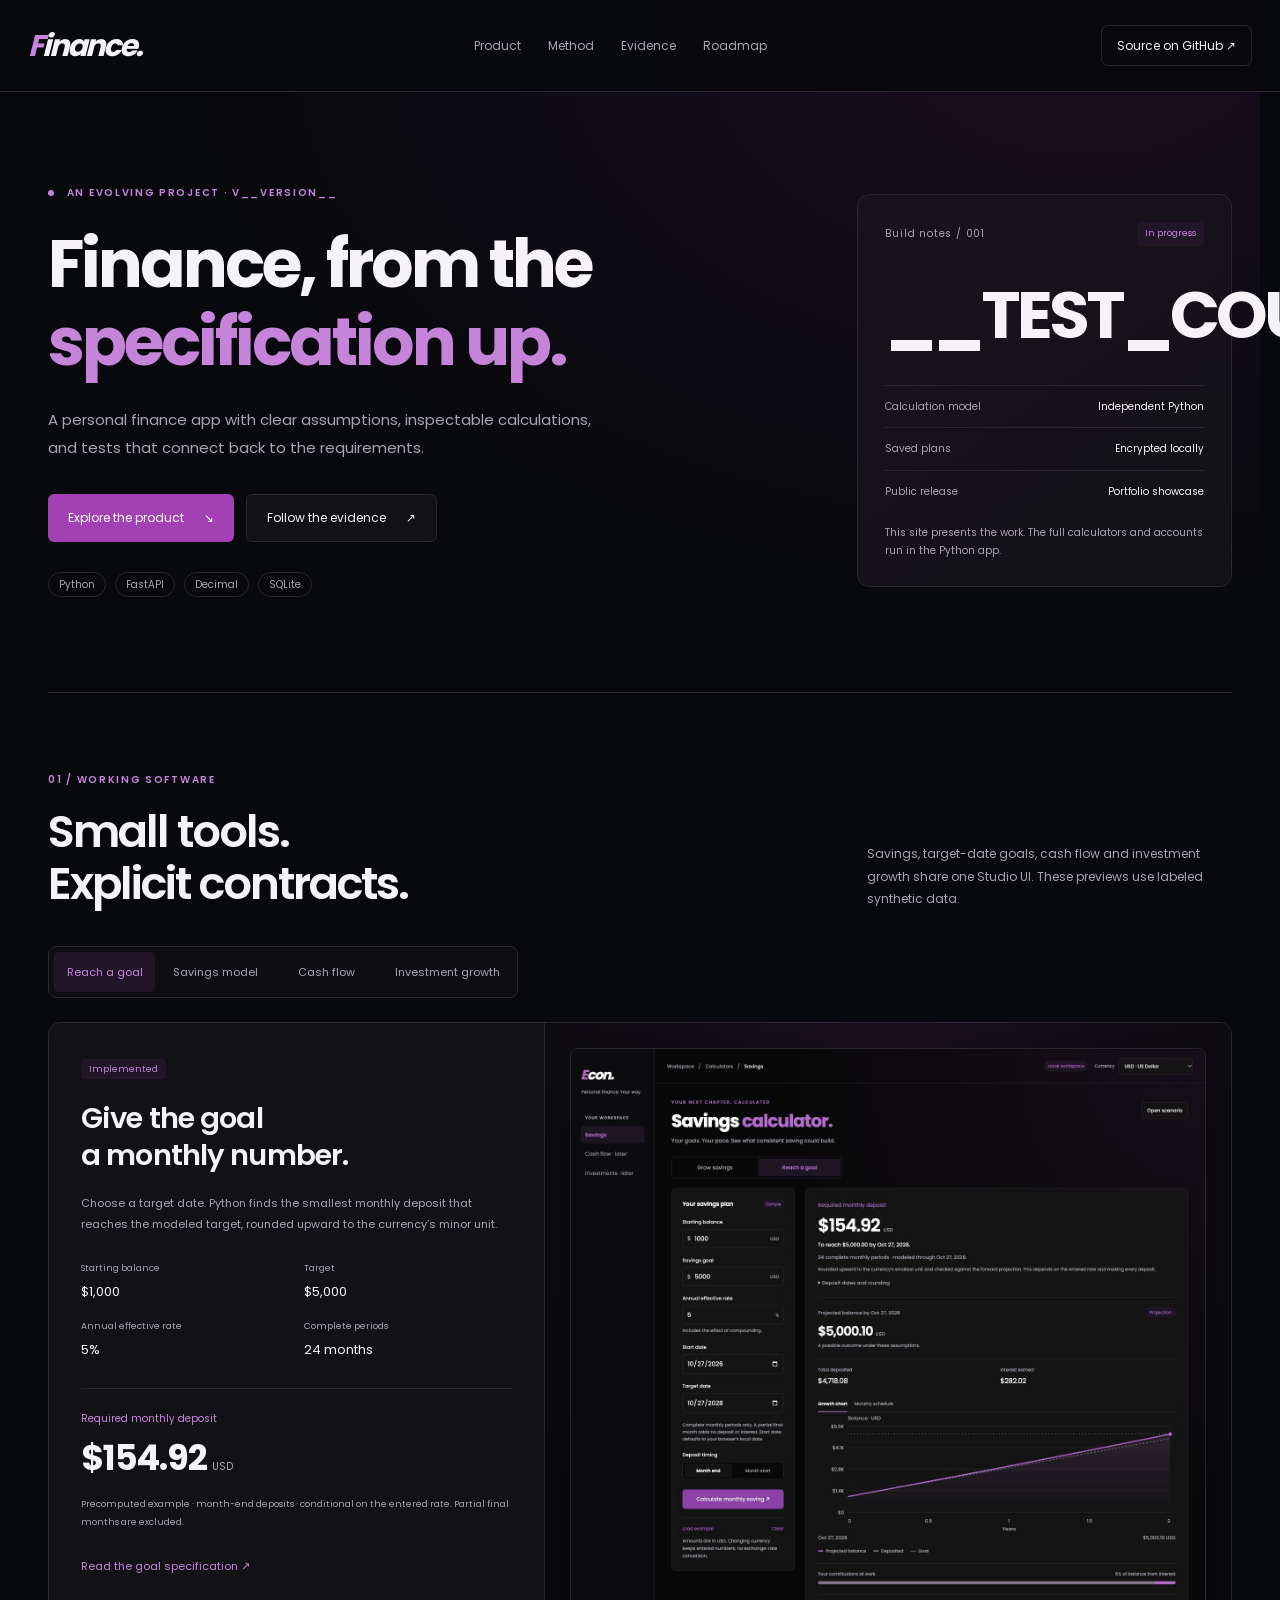
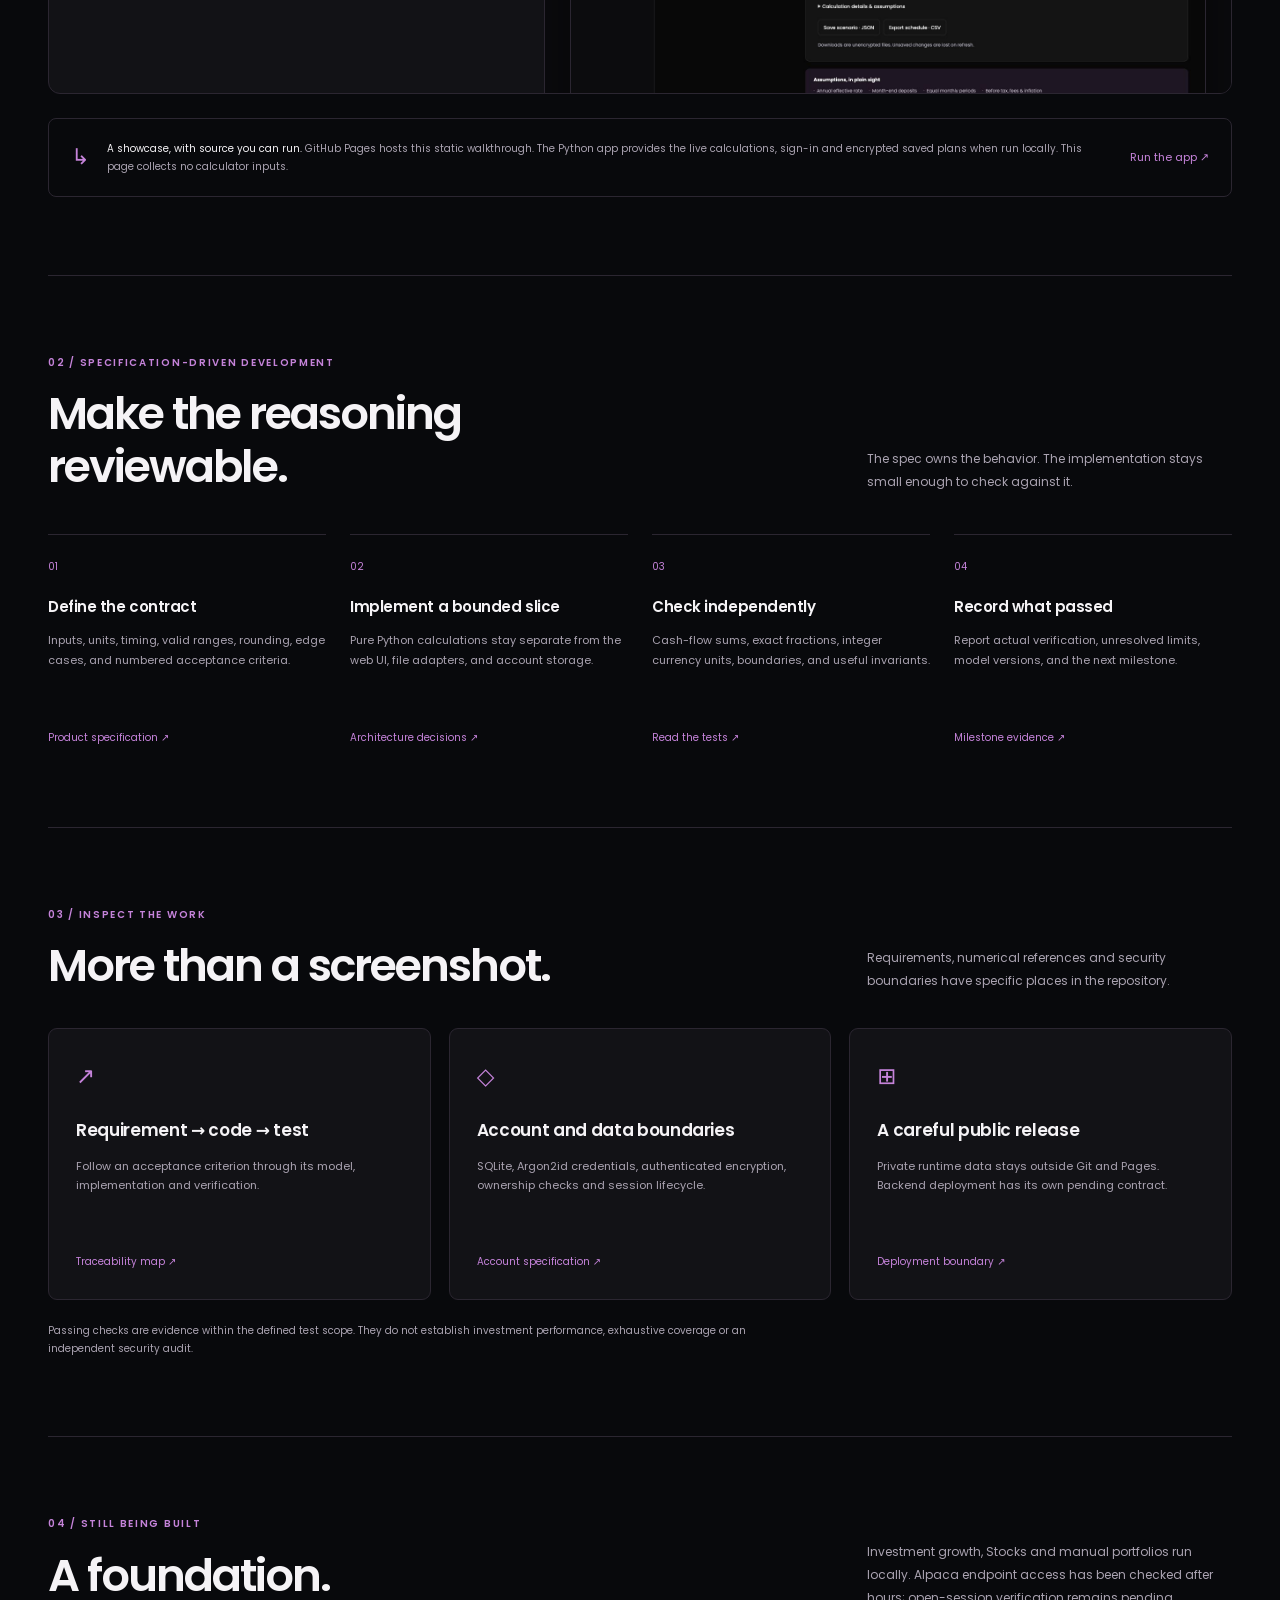
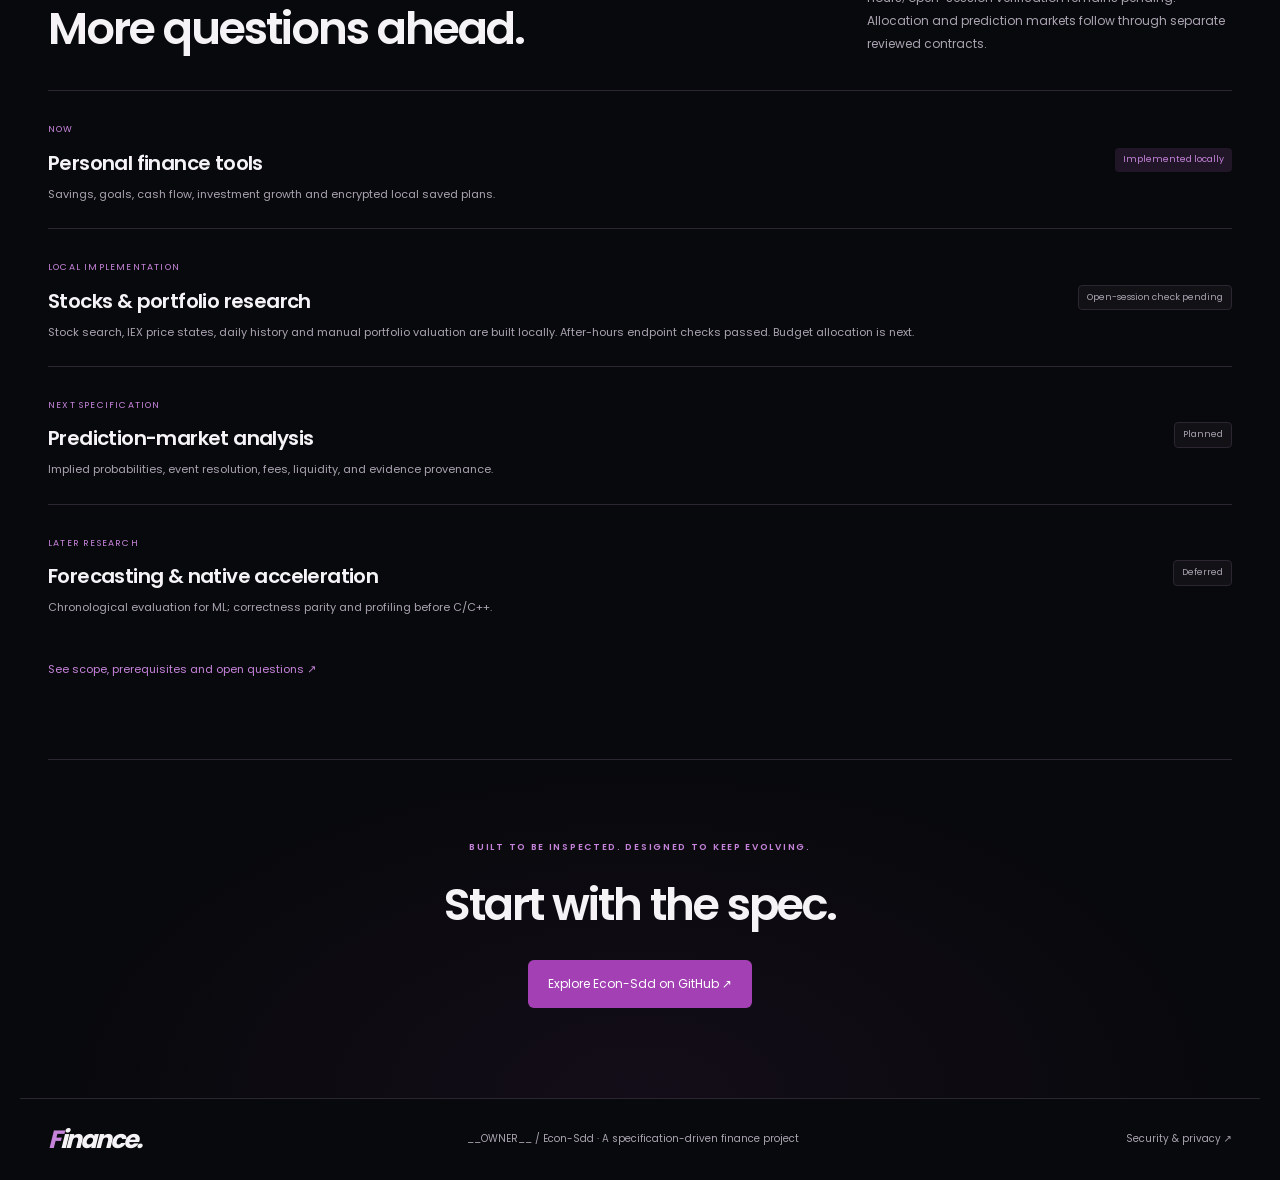
<file: site/index.html>
<!doctype html>
<html lang="en">
<head>
<meta charset="utf-8"><meta name="viewport" content="width=device-width,initial-scale=1">
<meta name="description" content="Finance: a Python finance app built through specifications, independently checked calculations, and tested implementation.">
<meta name="theme-color" content="#08090c"><title>Finance</title>
<link rel="icon" href="assets/icon.svg" type="image/svg+xml"><link rel="stylesheet" href="assets/styles.css"><script src="assets/showcase.js" defer></script>
</head>
<body>
<a class="skip" href="#main">Skip to content</a>
<header class="topbar"><a class="brand" href="#" aria-label="Finance home"><span>F</span>inance.</a><nav aria-label="Main navigation"><a href="#product">Product</a><a href="#method">Method</a><a href="#evidence">Evidence</a><a href="#roadmap">Roadmap</a></nav><a class="source-link" href="__REPOSITORY_URL__">Source on GitHub <span aria-hidden="true">↗</span></a></header>
<main id="main">
<section class="hero" aria-labelledby="hero-title"><div class="hero-copy"><p class="eyebrow"><span class="live-dot" aria-hidden="true"></span> An evolving project · v__VERSION__</p><h1>Finance, from the<br><em>specification up.</em></h1><p class="intro">A personal finance app with clear assumptions, inspectable calculations, and tests that connect back to the requirements.</p><div class="hero-actions"><a class="button primary" href="#product">Explore the product <span aria-hidden="true">↘</span></a><a class="button secondary" href="__REPOSITORY_URL__/blob/main/docs/traceability.md">Follow the evidence <span aria-hidden="true">↗</span></a></div><div class="stack" aria-label="Technology stack"><span>Python</span><span>FastAPI</span><span>Decimal</span><span>SQLite</span></div></div><aside class="build-card" aria-label="Build overview"><div class="card-top"><span class="small-label">Build notes / 001</span><span class="tag">In progress</span></div><div class="build-stat"><strong>__TEST_COUNT__</strong><span>passing checks<br>in this build</span></div><div class="build-line"><span>Calculation model</span><strong>Independent Python</strong></div><div class="build-line"><span>Saved plans</span><strong>Encrypted locally</strong></div><div class="build-line"><span>Public release</span><strong>Portfolio showcase</strong></div><p>This site presents the work. The full calculators and accounts run in the Python app.</p></aside></section>
<section id="product" class="section product" aria-labelledby="product-title"><div class="section-heading"><div><p class="eyebrow">01 / Working software</p><h2 id="product-title">Small tools.<br>Explicit contracts.</h2></div><p>Savings, target-date goals, cash flow and investment growth share one Studio UI. These previews use labeled synthetic data.</p></div><div class="product-tabs" role="tablist" aria-label="Calculator previews"><button role="tab" id="tab-goal" aria-selected="true" aria-controls="panel-goal" tabindex="0">Reach a goal</button><button role="tab" id="tab-savings" aria-selected="false" aria-controls="panel-savings" tabindex="-1">Savings model</button><button role="tab" id="tab-cash" aria-selected="false" aria-controls="panel-cash" tabindex="-1">Cash flow</button><button role="tab" id="tab-investments" aria-selected="false" aria-controls="panel-investments" tabindex="-1">Investment growth</button></div>
<div class="preview-panel" id="panel-goal" role="tabpanel" aria-labelledby="tab-goal"><div class="preview-copy"><span class="tag">Implemented</span><h3>Give the goal<br>a monthly number.</h3><p>Choose a target date. Python finds the smallest monthly deposit that reaches the modeled target, rounded upward to the currency’s minor unit.</p><dl class="example-grid"><div><dt>Starting balance</dt><dd>$1,000</dd></div><div><dt>Target</dt><dd>$5,000</dd></div><div><dt>Annual effective rate</dt><dd>5%</dd></div><div><dt>Complete periods</dt><dd>24 months</dd></div></dl><div class="example-result"><span>Required monthly deposit</span><strong>$154.92 <small>USD</small></strong></div><p class="caption">Precomputed example · month-end deposits · conditional on the entered rate. Partial final months are excluded.</p><a class="text-link" href="__REPOSITORY_URL__/blob/main/docs/goal-spec.md">Read the goal specification ↗</a></div><a class="preview-image" href="assets/goal.png" aria-label="Open the full savings goal screenshot"><img src="assets/goal.png" alt="The implemented Studio savings-goal calculator showing a synthetic $5,000 target and $154.92 monthly deposit" width="1440" height="1574" fetchpriority="high"></a></div>
<div class="preview-panel" id="panel-savings" role="tabpanel" aria-labelledby="tab-savings" hidden><div class="preview-copy"><span class="tag">Implemented</span><h3>The arithmetic<br>comes first.</h3><p>Starting capital and fixed monthly deposits grow under an explicit annual-effective rate convention. Timing, currency precision, and rounding are part of the contract.</p><dl class="example-grid"><div><dt>Starting balance</dt><dd>$1,000</dd></div><div><dt>Monthly deposit</dt><dd>$100</dd></div><div><dt>Annual effective rate</dt><dd>5%</dd></div><div><dt>Duration</dt><dd>12 months</dd></div></dl><div class="example-result"><span>Modeled ending balance</span><strong>$2,277.26 <small>USD</small></strong></div><p class="caption">Precomputed example · month-end deposits · before tax, fees and inflation. An independent cash-flow sum checks the result.</p><a class="text-link" href="__REPOSITORY_URL__/blob/main/docs/math-spec.md">Inspect the model and references ↗</a></div><div class="formula-card" aria-label="Savings model walkthrough"><p class="small-label">SAV-M01 / Annual effective rate</p><div class="formula">i = (1 + R/100)<sup>1/12</sup> − 1</div><p>Convert the annual rate to an effective monthly rate.</p><div class="formula">B<sub>m</sub> = B<sub>m−1</sub>(1 + i) + C</div><p>Accrue interest, then add a month-end contribution.</p><div class="formula-details"><span>Opening balance → monthly accrual → deposit → closing balance</span><strong>Decimal arithmetic · local precision context</strong></div></div></div>
<div class="preview-panel" id="panel-cash" role="tabpanel" aria-labelledby="tab-cash" hidden><div class="preview-copy"><span class="tag">Implemented</span><h3>See what comes in.<br>Know what is left.</h3><p>Editable monthly categories make income, spending, and the surplus or shortfall visible together. Transfers between your own accounts are excluded.</p><dl class="example-grid"><div><dt>Monthly income</dt><dd>$4,500</dd></div><div><dt>Monthly expenses</dt><dd>$3,000</dd></div></dl><div class="example-result"><span>Left before savings allocations</span><strong>$1,500.00 <small>USD</small></strong></div><p class="caption">Precomputed example · monthly totals · no daily cash timing. Zero income leaves the spending ratio undefined.</p><a class="text-link" href="__REPOSITORY_URL__/blob/main/docs/cash-flow-spec.md">Read the cash flow contract ↗</a></div><a class="preview-image" href="assets/cash-flow.png" aria-label="Open the full cash flow screenshot"><img src="assets/cash-flow.png" alt="The working cash flow calculator with synthetic income, expense categories and a $1,500 monthly surplus" width="1440" height="1430" loading="lazy"></a></div>
<div class="preview-panel" id="panel-investments" role="tabpanel" aria-labelledby="tab-investments" hidden><div class="preview-copy"><span class="tag">Implemented locally</span><h3>See what grows.<br>See what it costs.</h3><p>Manual total-return assumptions, fixed contributions, monthly portfolio fees and inflation share an inspectable Python contract.</p><dl class="example-grid"><div><dt>Initial investment</dt><dd>$10,000</dd></div><div><dt>Monthly contribution</dt><dd>$250</dd></div><div><dt>Gross annual effective return</dt><dd>5%</dd></div><div><dt>Duration</dt><dd>120 months</dd></div><div><dt>Annual nominal portfolio fee</dt><dd>0.5%, divided monthly</dd></div><div><dt>Annual effective inflation</dt><dd>2%</dd></div></dl><div class="example-result"><span>Nominal ending balance, after modeled fees</span><strong>$53,067.70 <small>USD</small></strong></div><p class="caption">Precomputed synthetic example · month-end contributions · before tax. Fees deducted: $1,495.46; fee impact on ending value: $1,812.04. Start-period purchasing power: $43,534.00. Constant assumptions, not a market forecast.</p><a class="text-link" href="__REPOSITORY_URL__/blob/main/docs/investment-spec.md">Read the investment contract ↗</a></div><a class="preview-image" href="assets/investments.png" aria-label="Open the investment growth screenshot"><img src="assets/investments.png" alt="Studio investment growth calculator with synthetic contributions, fees, inflation and a nominal $53,067.70 ending balance" width="1440" height="1668" loading="lazy"></a></div>
<div class="site-boundary"><span aria-hidden="true">↳</span><p><strong>A showcase, with source you can run.</strong> GitHub Pages hosts this static walkthrough. The Python app provides the live calculations, sign-in and encrypted saved plans when run locally. This page collects no calculator inputs.</p><a href="__REPOSITORY_URL__#run-locally">Run the app ↗</a></div></section>
<section id="method" class="section" aria-labelledby="method-title"><div class="section-heading"><div><p class="eyebrow">02 / Specification-driven development</p><h2 id="method-title">Make the reasoning<br>reviewable.</h2></div><p>The spec owns the behavior. The implementation stays small enough to check against it.</p></div><ol class="method-grid"><li><span>01</span><h3>Define the contract</h3><p>Inputs, units, timing, valid ranges, rounding, edge cases, and numbered acceptance criteria.</p><a href="__REPOSITORY_URL__/blob/main/docs/product-spec.md">Product specification ↗</a></li><li><span>02</span><h3>Implement a bounded slice</h3><p>Pure Python calculations stay separate from the web UI, file adapters, and account storage.</p><a href="__REPOSITORY_URL__/blob/main/docs/architecture.md">Architecture decisions ↗</a></li><li><span>03</span><h3>Check independently</h3><p>Cash-flow sums, exact fractions, integer currency units, boundaries, and useful invariants.</p><a href="__REPOSITORY_URL__/tree/main/tests">Read the tests ↗</a></li><li><span>04</span><h3>Record what passed</h3><p>Report actual verification, unresolved limits, model versions, and the next milestone.</p><a href="__REPOSITORY_URL__/blob/main/docs/plan.md">Milestone evidence ↗</a></li></ol></section>
<section id="evidence" class="section evidence" aria-labelledby="evidence-title"><div class="section-heading"><div><p class="eyebrow">03 / Inspect the work</p><h2 id="evidence-title">More than a screenshot.</h2></div><p>Requirements, numerical references and security boundaries have specific places in the repository.</p></div><div class="evidence-grid"><a href="__REPOSITORY_URL__/blob/main/docs/traceability.md"><span class="evidence-icon">↗</span><h3>Requirement → code → test</h3><p>Follow an acceptance criterion through its model, implementation and verification.</p><span class="text-link">Traceability map ↗</span></a><a href="__REPOSITORY_URL__/blob/main/docs/account-spec.md"><span class="evidence-icon">◇</span><h3>Account and data boundaries</h3><p>SQLite, Argon2id credentials, authenticated encryption, ownership checks and session lifecycle.</p><span class="text-link">Account specification ↗</span></a><a href="__REPOSITORY_URL__/blob/main/docs/deployment.md"><span class="evidence-icon">⊞</span><h3>A careful public release</h3><p>Private runtime data stays outside Git and Pages. Backend deployment has its own pending contract.</p><span class="text-link">Deployment boundary ↗</span></a></div><p class="evidence-note">Passing checks are evidence within the defined test scope. They do not establish investment performance, exhaustive coverage or an independent security audit.</p></section>
<section id="roadmap" class="section" aria-labelledby="roadmap-title"><div class="section-heading"><div><p class="eyebrow">04 / Still being built</p><h2 id="roadmap-title">A foundation.<br>More questions ahead.</h2></div><p>Investment growth, Stocks and manual portfolios run locally. Alpaca endpoint access has been checked after hours; open-session verification remains pending. Allocation and prediction markets follow through separate reviewed contracts.</p></div><div class="roadmap"><article><div><span class="phase">Now</span><h3>Personal finance tools</h3><p>Savings, goals, cash flow, investment growth and encrypted local saved plans.</p></div><span class="tag">Implemented locally</span></article><article><div><span class="phase">Local implementation</span><h3>Stocks & portfolio research</h3><p>Stock search, IEX price states, daily history and manual portfolio valuation are built locally. After-hours endpoint checks passed. Budget allocation is next.</p></div><span class="tag planned">Open-session check pending</span></article><article><div><span class="phase">Next specification</span><h3>Prediction-market analysis</h3><p>Implied probabilities, event resolution, fees, liquidity, and evidence provenance.</p></div><span class="tag planned">Planned</span></article><article><div><span class="phase">Later research</span><h3>Forecasting & native acceleration</h3><p>Chronological evaluation for ML; correctness parity and profiling before C/C++.</p></div><span class="tag planned">Deferred</span></article></div><a class="text-link roadmap-link" href="__REPOSITORY_URL__/blob/main/docs/roadmap.md">See scope, prerequisites and open questions ↗</a></section>
<section class="closing"><p class="eyebrow">Built to be inspected. Designed to keep evolving.</p><h2>Start with the spec.</h2><a class="button primary" href="__REPOSITORY_URL__">Explore Econ-Sdd on GitHub ↗</a></section>
</main><footer><a class="brand" href="#"><span>F</span>inance.</a><p>__OWNER__ / Econ-Sdd · A specification-driven finance project</p><a href="__REPOSITORY_URL__/blob/main/SECURITY.md">Security & privacy ↗</a></footer>
</body></html>
</file>
<file: site/assets/styles.css>
@font-face{font-family:Poppins;src:url('fonts/Poppins-400.ttf') format('truetype');font-weight:400;font-display:swap}@font-face{font-family:Poppins;src:url('fonts/Poppins-600.ttf') format('truetype');font-weight:600;font-display:swap}@font-face{font-family:Poppins;src:url('fonts/Poppins-700.ttf') format('truetype');font-weight:700;font-display:swap}
:root{color-scheme:dark;--bg:#08090c;--panel:#121216;--ink:#f5f3f6;--muted:#aaa3b1;--line:#2b2631;--accent:#c583da;--soft:#211627;--action:#a240b4}*{box-sizing:border-box}html{scroll-behavior:smooth;scroll-padding-top:100px}body{margin:0;background:var(--bg);color:var(--ink);font-family:Poppins,system-ui,sans-serif;font-size:14px;line-height:1.75}a{color:inherit;text-decoration:none}button{font:inherit}a:focus-visible,button:focus-visible{outline:3px solid var(--accent);outline-offset:6px}button,a{touch-action:manipulation}.skip{position:absolute;left:15px;top:-100px;background:var(--accent);color:#120d15;padding:10px;z-index:9}.skip:focus{top:12px}h1,h2,h3,p{margin-top:0}h1,h2,h3{line-height:1.18;letter-spacing:-.045em}h1{font-size:clamp(45px,5.2vw,76px);margin-bottom:24px;max-width:820px}h1 em{font-style:normal;color:var(--accent)}h2{font-size:clamp(34px,3.5vw,48px);margin-bottom:0;font-weight:600}h3{font-size:22px;font-weight:600;letter-spacing:-.03em}.topbar{height:92px;padding:0 max(28px,calc((100vw - 1240px)/2));display:flex;align-items:center;justify-content:space-between;gap:30px;border-bottom:1px solid var(--line);background:#08090ce8}.brand{font-size:30px;font-weight:700;letter-spacing:-2px;font-style:italic;line-height:1}.brand>span{color:var(--accent)}nav{display:flex;gap:27px;font-size:12px;color:var(--muted)}nav a:hover,.text-link:hover,.source-link:hover{color:var(--accent)}.source-link{font-size:12px;border:1px solid var(--line);padding:9px 15px;border-radius:7px;white-space:nowrap}main,footer{max-width:1240px;margin:auto}main{padding:0 28px}.hero{padding:92px 0 95px;display:grid;grid-template-columns:minmax(0,1.7fr) minmax(280px,.85fr);gap:60px;align-items:center;position:relative}.hero:before{content:'';position:absolute;inset:-100px -28px 0;z-index:-1;background:radial-gradient(ellipse at 86% 8%,#963da71c,transparent 60%)}.eyebrow{font-size:10px;font-weight:600;letter-spacing:1.7px;text-transform:uppercase;color:var(--accent);margin-bottom:23px}.live-dot{width:6px;height:6px;display:inline-block;background:var(--accent);border-radius:100%;margin-right:9px;vertical-align:middle}.intro{font-size:15px;color:var(--muted);max-width:575px;line-height:1.9;margin-bottom:31px}.hero-actions{display:flex;gap:12px;flex-wrap:wrap}.button{display:inline-flex;gap:20px;justify-content:space-between;align-items:center;border-radius:6px;padding:12px 20px;font-size:12px;min-height:48px}.primary{background:var(--action);color:#fff}.primary:hover{background:#b04bc1}.secondary{background:var(--panel);border:1px solid var(--line)}.stack{display:flex;gap:9px;flex-wrap:wrap;margin-top:30px}.stack span{font-size:10px;color:var(--muted);padding:3px 10px;border:1px solid var(--line);border-radius:20px}.build-card{background:linear-gradient(145deg,#18131c,var(--panel));border:1px solid var(--line);border-radius:12px;padding:27px}.card-top{display:flex;justify-content:space-between;gap:12px;align-items:center}.small-label{font-size:10px;letter-spacing:.8px;color:var(--muted)}.tag{font-size:9px;color:var(--accent);background:var(--soft);padding:4px 8px;border-radius:4px;white-space:nowrap}.build-stat{padding:30px 0;display:flex;gap:18px;align-items:center}.build-stat>strong{font-size:66px;letter-spacing:-4px;line-height:1.2}.build-stat>span{font-size:11px;color:var(--muted);line-height:1.8}.build-line{display:flex;justify-content:space-between;gap:12px;font-size:10px;border-top:1px solid var(--line);padding:12px 0}.build-line span{color:var(--muted)}.build-line strong{font-weight:400;text-align:right}.build-card>p{font-size:10px;color:var(--muted);margin:12px 0 0}.section{padding:78px 0;border-top:1px solid var(--line)}.section-heading{display:flex;justify-content:space-between;gap:40px;align-items:flex-end;margin-bottom:35px}.section-heading>.eyebrow{margin:0}.section-heading>p{max-width:365px;color:var(--muted);font-size:12px;margin:0;line-height:1.9}.section-heading .eyebrow{margin-bottom:17px}.product-tabs{display:flex;gap:6px;padding:5px;background:#0e0e12;border:1px solid var(--line);border-radius:8px;max-width:470px;margin-bottom:24px}.product-tabs button{flex:1;white-space:nowrap;background:none;border:0;color:var(--muted);font-size:11px;padding:10px 12px;border-radius:4px;cursor:pointer;min-height:40px}.product-tabs button[aria-selected=true]{background:var(--soft);color:var(--accent)}[hidden]{display:none!important}.preview-panel{display:grid;grid-template-columns:minmax(0,.9fr) minmax(0,1.25fr);border:1px solid var(--line);border-radius:12px;background:var(--panel);overflow:hidden}.preview-copy{padding:32px}.preview-copy>h3{font-size:29px;margin:20px 0 18px;line-height:1.3}.preview-copy>p{font-size:11px;color:var(--muted);line-height:1.9}.example-grid{display:grid;grid-template-columns:1fr 1fr;gap:16px;margin:26px 0}.example-grid dt{font-size:9px;color:var(--muted);margin-bottom:4px}.example-grid dd{font-size:13px;margin:0}.example-result{border-top:1px solid var(--line);padding-top:21px;margin-bottom:14px}.example-result>span{display:block;color:var(--accent);font-size:10px;margin-bottom:6px}.example-result strong{font-size:35px;letter-spacing:-1.2px;line-height:1.4}.example-result small{font-size:10px;color:var(--muted);font-weight:400;letter-spacing:0}.preview-copy .caption{font-size:9px;margin-bottom:22px}.text-link{font-size:11px;color:var(--accent)}.preview-image{display:flex;align-items:flex-start;justify-content:center;padding:25px 25px 0;background:radial-gradient(ellipse at 50% 0%,#7b368c20,transparent 85%),#0b0b0e;max-height:670px;overflow:hidden;border-left:1px solid var(--line)}.preview-image img{display:block;width:100%;height:auto;border:1px solid var(--line);border-radius:8px 8px 0 0;box-shadow:0 20px 60px #0008}.formula-card{align-self:stretch;padding:55px 35px;background:linear-gradient(160deg,#211627,#0c0d10);border-left:1px solid var(--line);display:flex;flex-direction:column;justify-content:center}.formula{font-family:ui-serif,Georgia,serif;font-size:30px;letter-spacing:-.5px;margin:28px 0 12px}.formula sup,.formula sub{font-size:17px}.formula-card>p{font-size:11px;color:var(--muted);max-width:310px}.formula-details{border-top:1px solid var(--line);margin-top:30px;padding-top:20px;font-size:10px;color:var(--muted)}.formula-details strong{display:block;color:var(--accent);font-weight:400;margin-top:10px}.site-boundary{display:flex;gap:18px;align-items:center;margin-top:24px;border:1px solid var(--line);border-radius:8px;padding:19px 22px}.site-boundary>span{font-size:22px;color:var(--accent)}.site-boundary p{font-size:10px;color:var(--muted);margin:0}.site-boundary p strong{color:var(--ink);font-weight:400}.site-boundary a{font-size:11px;color:var(--accent);white-space:nowrap;margin-left:auto}.method-grid{list-style:none;display:grid;grid-template-columns:repeat(4,minmax(0,1fr));gap:24px;padding:0;margin:40px 0 0}.method-grid li{border-top:1px solid var(--line);padding-top:18px}.method-grid li>span{font-size:10px;color:var(--accent)}.method-grid h3{font-size:15px;line-height:1.5;margin:18px 0 12px}.method-grid p{font-size:11px;color:var(--muted);line-height:1.85;min-height:83px}.method-grid a{font-size:10px;color:var(--accent)}.evidence-grid{display:grid;grid-template-columns:repeat(3,minmax(0,1fr));gap:18px}.evidence-grid>a{border:1px solid var(--line);background:var(--panel);border-radius:9px;padding:27px;transition:border-color .15s}.evidence-grid>a:hover{border-color:var(--accent)}.evidence-icon{font-size:23px;color:var(--accent)}.evidence-grid h3{font-size:17px;line-height:1.45;letter-spacing:-.02em;margin:22px 0 14px}.evidence-grid p{font-size:11px;color:var(--muted);min-height:80px}.evidence-grid .text-link{font-size:10px}.evidence-note{font-size:10px;color:var(--muted);line-height:1.8;margin:22px 0 0;max-width:700px}.roadmap article{display:flex;justify-content:space-between;gap:25px;align-items:center;border-top:1px solid var(--line);padding:24px 0}.phase{font-size:9px;text-transform:uppercase;letter-spacing:1.2px;color:var(--accent)}.roadmap h3{font-size:20px;margin:9px 0 8px;line-height:1.4}.roadmap p{font-size:11px;color:var(--muted);margin:0}.planned{color:var(--muted);background:var(--panel);border:1px solid var(--line)}.roadmap-link{display:inline-block;margin-top:19px}.closing{text-align:center;border-top:1px solid var(--line);padding:80px 0 90px;background:radial-gradient(ellipse at 50% 100%,#7d358f18,transparent 70%)}.closing h2{margin-bottom:28px}.closing .eyebrow{font-size:9px}footer{padding:28px;display:flex;align-items:center;justify-content:space-between;gap:20px;border-top:1px solid var(--line);font-size:10px;color:var(--muted)}footer .brand{font-size:25px;color:var(--ink)}footer p{margin:0}footer>a:last-child{font-size:10px}
@media(max-width:1000px){.hero{gap:28px;padding:70px 0}.hero-copy h1{font-size:54px}.build-card{padding:23px}.build-stat>strong{font-size:55px}.section{padding:60px 0}.method-grid{grid-template-columns:1fr 1fr;gap:30px}.method-grid p{min-height:0}.section-heading>p{max-width:300px}.preview-copy{padding:25px}.preview-image{padding:18px 18px 0}.preview-copy>h3{font-size:25px}.evidence-grid>a{padding:22px}.evidence-grid p{min-height:110px}nav{gap:18px}}
@media(max-width:720px){html{scroll-padding-top:25px}.topbar{height:auto;min-height:76px;flex-wrap:wrap;padding:20px;gap:20px}.brand{font-size:28px}.source-link{font-size:10px;margin-left:auto;padding:7px 12px}nav{order:3;width:100%;justify-content:space-between;gap:12px;font-size:11px}main{padding:0 20px}.hero{display:block;padding:57px 0}.hero-copy h1{font-size:46px;letter-spacing:-2px}.hero-copy .intro{font-size:13px}.hero-actions .button{font-size:11px;padding:12px 15px;gap:13px}.build-card{margin-top:40px;max-width:none}.build-stat{padding:22px 0}.build-stat>strong{font-size:58px}.build-line{font-size:11px}.build-card>p{font-size:11px}.section{padding:51px 0}.section-heading{display:block;margin-bottom:28px}.section-heading h2{font-size:34px}.section-heading>p{max-width:none;margin-top:22px;font-size:12px}.eyebrow{font-size:9px}.preview-panel{display:block}.preview-copy{padding:25px}.preview-copy>h3{font-size:29px}.preview-copy>p{font-size:12px}.preview-copy .caption{font-size:10px}.example-grid dt{font-size:10px}.example-grid dd{font-size:14px}.example-result strong{font-size:37px}.text-link{font-size:12px}.preview-image{border-left:0;border-top:1px solid var(--line);max-height:430px;padding:18px 18px 0}.formula-card{border-left:0;border-top:1px solid var(--line);padding:25px}.formula{font-size:28px}.site-boundary{flex-wrap:wrap;gap:10px;padding:18px}.site-boundary p{flex:1;min-width:210px;font-size:11px}.site-boundary a{margin:5px 0 0 28px;min-height:32px}.method-grid{gap:24px 20px}.method-grid h3{font-size:15px;min-height:45px}.method-grid p{font-size:11px}.method-grid a{font-size:10px}.evidence-grid{display:block}.evidence-grid>a{display:block;margin-bottom:15px;padding:23px}.evidence-grid p{min-height:0;font-size:12px}.evidence-grid h3{font-size:19px;margin-top:17px}.evidence-grid .text-link{font-size:11px}.evidence-note{font-size:10px}.roadmap article{align-items:flex-start;gap:14px}.roadmap article .tag{font-size:8px;margin-top:3px}.roadmap h3{font-size:18px}.roadmap p{font-size:11px}.roadmap article>div{min-width:0}.roadmap-link{font-size:11px}.closing{padding:60px 0}.closing h2{font-size:36px}footer{padding:25px 20px;flex-wrap:wrap;gap:18px}footer p{order:3;width:100%;font-size:9px}footer>a:last-child{margin-left:auto;font-size:10px}}
@media(prefers-reduced-motion:reduce){html{scroll-behavior:auto}*{transition:none!important}}
@media(max-width:720px){.hero:before{left:-20px;right:-20px}}
@media(max-width:720px){.product-tabs{display:grid;grid-template-columns:repeat(2,minmax(0,1fr));width:100%}.product-tabs button{min-width:0}}
</file>
